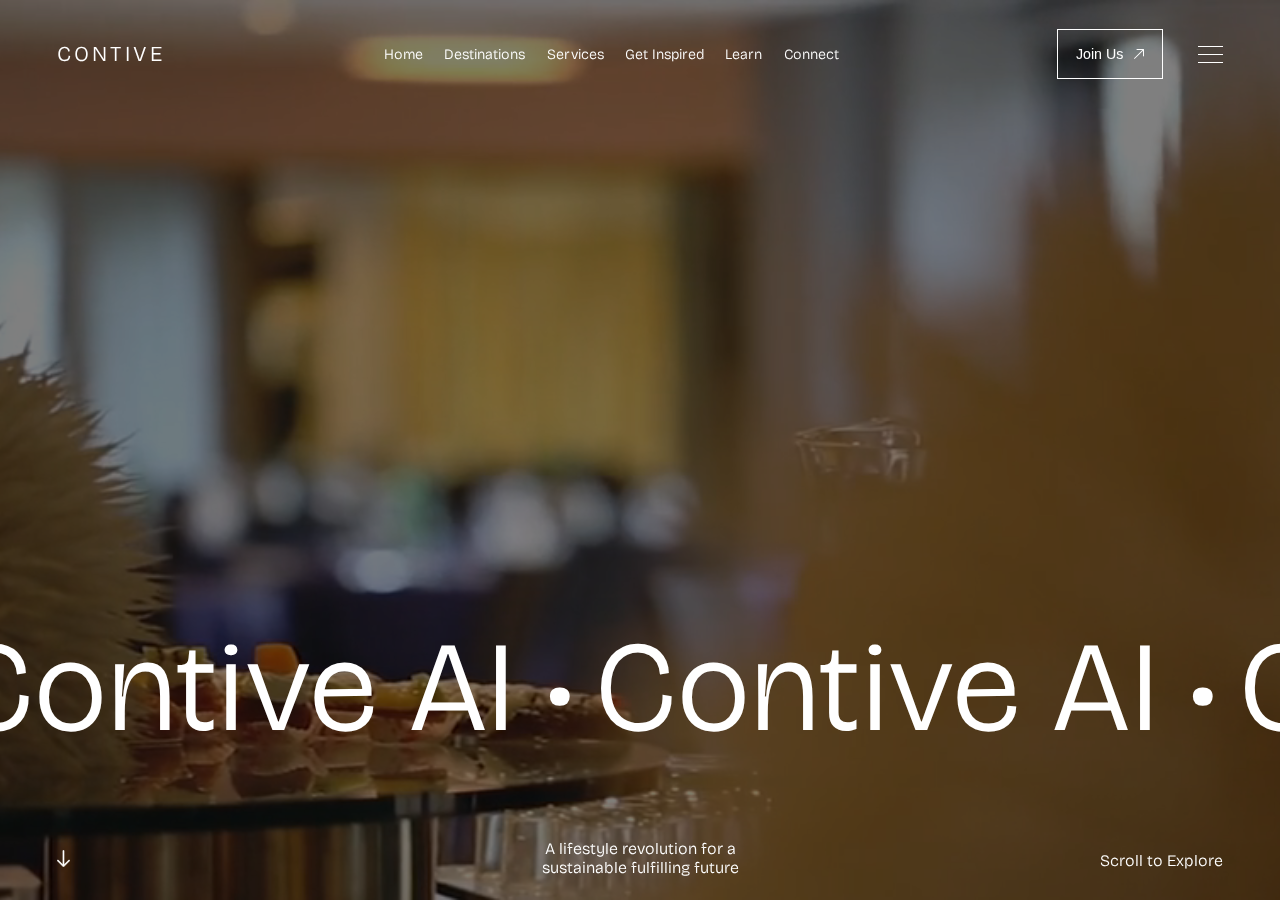
<file: index.html>
<!DOCTYPE html>
<html lang="en">
  <head>
    <meta charset="UTF-8" />
    <meta name="viewport" content="width=device-width, initial-scale=1.0" />
    <title>Hero Components</title>
    <link rel="stylesheet" href="style.css" />
    <script src="gsap.js"></script>
  </head>
  <body>
    <header class="main-header container">
      <nav class="main-nav">
        <a href="/" class="logo">Contive</a>
        <ul class="nav-list">
          <li class="nav-item"><a href="/" class="nav-link">Home</a></li>
          <li class="nav-item"><a href="/destinations.html" class="nav-link">Destinations</a></li>
          <li class="nav-item"><a href="/" class="nav-link">Services</a></li>
          <li class="nav-item"><a href="/" class="nav-link">Get Inspired</a></li>
          <li class="nav-item"><a href="/" class="nav-link">Learn</a></li>
          <li class="nav-item"><a href="/" class="nav-link">Connect</a></li>
        </ul>
        <div class="hamburger-wrapper">
          <button class="join-us-btn">
            Join Us
            <svg
              class="icon"
              width="10"
              height="10"
              viewBox="0 0 10 10"
              fill="none"
              xmlns="http://www.w3.org/2000/svg"
            >
              <path
                fill-rule="evenodd"
                clip-rule="evenodd"
                d="M9.99777 7.10952C9.99777 7.37403 9.77842 7.59338 9.51391 7.59338C9.2494 7.59338 9.03005 7.37403 9.03005 7.10952V1.65226L0.824169 9.85814C0.727397 9.95491 0.60482 10.0001 0.482243 10.0001C0.359664 10.0001 0.237087 9.95491 0.140315 9.85814C-0.0467777 9.67104 -0.0467777 9.36137 0.140315 9.17428L8.34687 0.967721H2.88825C2.62374 0.967721 2.40439 0.748371 2.40439 0.48386C2.40439 0.21935 2.62374 0 2.88825 0H9.51391C9.58874 0 9.65995 0.0175542 9.72361 0.048719C9.77174 0.0715417 9.81672 0.102708 9.85623 0.142219C9.90282 0.188807 9.93781 0.242996 9.96119 0.301C9.98474 0.357588 9.99777 0.419383 9.99777 0.48386V7.10952Z"
                fill="white"
              ></path>
            </svg>
          </button>
          <div class="hamburger">
            <span class="line"></span>
            <span class="line"></span>
            <span class="line"></span>
          </div>
        </div>
      </nav>
    </header>
    <main>
      <section class="c-hero">
        <div class="hero-bg-container">
          <video class="bg-video" autoplay muted loop playsinline>
            <source src="/assets/videos/hero-bg-video.mp4" type="video/mp4" />
            Your browser is not supported!
          </video>
        </div>
        <div class="hero-marquee">
          <ul class="js-hero-marquee">
            <li>Contive AI •</li>
            <li>Contive AI •</li>
            <li>Contive AI •</li>
            <li>Contive AI •</li>
            <li>Contive AI •</li>
            <li>Contive AI •</li>
        </ul>
        </div>
        <div class="hero-footer container">
          <div class="arrow-down">
            <svg
              width="13"
              height="17"
              viewBox="0 0 13 17"
              fill="none"
              xmlns="http://www.w3.org/2000/svg"
              class="line icon"
              style="
                translate: none;
                rotate: none;
                scale: none;
                transform: translate(0px, 0px);
              "
            >
              <path
                fill-rule="evenodd"
                clip-rule="evenodd"
                d="M0.452431 10.9351C0.228003 10.7107 0.228003 10.3384 0.452431 10.114C0.676859 9.88959 1.04908 9.88959 1.27351 10.114L5.90394 14.7444L5.90393 0.819627C5.90393 0.655411 5.96962 0.513092 6.07362 0.409088C6.17763 0.305085 6.31995 0.239399 6.48416 0.2394C6.80164 0.239399 7.06439 0.502145 7.06439 0.819629L7.06439 14.7454L11.6957 10.114C11.9202 9.88959 12.2924 9.88959 12.5168 10.114C12.7412 10.3384 12.7412 10.7107 12.5168 10.9351L6.89516 16.5567C6.83478 16.6171 6.7637 16.6613 6.68769 16.6892C6.62419 16.7134 6.55556 16.7266 6.48417 16.7266C6.40304 16.7266 6.32548 16.7095 6.25498 16.6786C6.18898 16.6507 6.12737 16.61 6.07408 16.5567L0.452431 10.9351Z"
                fill="white"
              ></path>
              <path
                d="M0.452431 10.9351L0.31101 11.0765L0.452431 10.9351ZM5.90394 14.7444L6.10394 14.7444L6.10394 15.2273L5.76252 14.8859L5.90394 14.7444ZM5.90393 0.819627L5.70393 0.819627L5.90393 0.819627ZM6.48416 0.2394L6.48416 0.439399L6.48416 0.439399L6.48416 0.2394ZM7.06439 0.819629L7.26439 0.819629L7.06439 0.819629ZM7.06439 14.7454L7.20581 14.8868L6.86439 15.2282L6.86439 14.7454L7.06439 14.7454ZM12.5168 10.9351L12.6582 11.0765L12.5168 10.9351ZM6.89516 16.5567L6.75374 16.4153L6.89516 16.5567ZM6.68769 16.6892L6.61643 16.5023L6.6188 16.5014L6.68769 16.6892ZM6.48417 16.7266L6.48417 16.9266L6.48417 16.9266L6.48417 16.7266ZM6.25498 16.6786L6.33306 16.4945L6.33513 16.4954L6.25498 16.6786ZM6.07408 16.5567L6.2155 16.4153L6.07408 16.5567ZM0.593852 10.2554C0.447529 10.4018 0.447529 10.6474 0.593852 10.7937L0.31101 11.0765C0.00847696 10.774 0.00847663 10.2751 0.31101 9.9726L0.593852 10.2554ZM1.13209 10.2554C0.985764 10.1091 0.740175 10.1091 0.593852 10.2554L0.31101 9.9726C0.613542 9.67007 1.1124 9.67007 1.41493 9.9726L1.13209 10.2554ZM5.76252 14.8859L1.13209 10.2554L1.41493 9.9726L6.04536 14.603L5.76252 14.8859ZM6.10393 0.819627L6.10394 14.7444L5.70394 14.7444L5.70393 0.819627L6.10393 0.819627ZM6.21505 0.550509C6.14653 0.619029 6.10393 0.711249 6.10393 0.819627L5.70393 0.819627C5.70393 0.599572 5.79272 0.407154 5.9322 0.267667L6.21505 0.550509ZM6.48416 0.439399C6.37579 0.439399 6.28357 0.481989 6.21505 0.550509L5.9322 0.267667C6.07169 0.128181 6.26411 0.0393989 6.48416 0.0393996L6.48416 0.439399ZM6.86439 0.819629C6.86439 0.612602 6.69119 0.439399 6.48416 0.439399L6.48416 0.0393996C6.9121 0.0393988 7.26439 0.391688 7.26439 0.819629L6.86439 0.819629ZM6.86439 14.7454L6.86439 0.819629L7.26439 0.819629L7.26439 14.7454L6.86439 14.7454ZM11.8371 10.2554L7.20581 14.8868L6.92297 14.6039L11.5543 9.9726L11.8371 10.2554ZM12.3754 10.2554C12.2291 10.1091 11.9835 10.1091 11.8371 10.2554L11.5543 9.9726C11.8568 9.67006 12.3557 9.67006 12.6582 9.9726L12.3754 10.2554ZM12.3754 10.7937C12.5217 10.6474 12.5217 10.4018 12.3754 10.2554L12.6582 9.9726C12.9608 10.2751 12.9608 10.774 12.6582 11.0765L12.3754 10.7937ZM6.75374 16.4153L12.3754 10.7937L12.6582 11.0765L7.03658 16.6982L6.75374 16.4153ZM6.6188 16.5014C6.6685 16.4832 6.71458 16.4545 6.75374 16.4153L7.03658 16.6982C6.95498 16.7798 6.85891 16.8394 6.75657 16.8769L6.6188 16.5014ZM6.48417 16.5266C6.53058 16.5266 6.57509 16.518 6.61643 16.5023L6.75894 16.876C6.67329 16.9087 6.58055 16.9266 6.48417 16.9266L6.48417 16.5266ZM6.33513 16.4954C6.38115 16.5155 6.43147 16.5266 6.48417 16.5266L6.48417 16.9266C6.37461 16.9266 6.26982 16.9034 6.17482 16.8619L6.33513 16.4954ZM6.2155 16.4153C6.25009 16.4499 6.29003 16.4763 6.33305 16.4945L6.1769 16.8628C6.08794 16.8251 6.00465 16.7702 5.93266 16.6982L6.2155 16.4153ZM0.593852 10.7937L6.2155 16.4153L5.93266 16.6982L0.31101 11.0765L0.593852 10.7937Z"
                fill="white"
              ></path>
            </svg>
          </div>
          <div class="hero-footer-center-text">
            <div>A lifestyle revolution for a</div>
            <div>sustainable fulfilling future</div>
          </div>
          <div class="hero-footer-right-text">Scroll to Explore</div>
        </div>
      </section>
    </main>
    <script src="hero1.js"></script>
  </body>
</html>
</file>
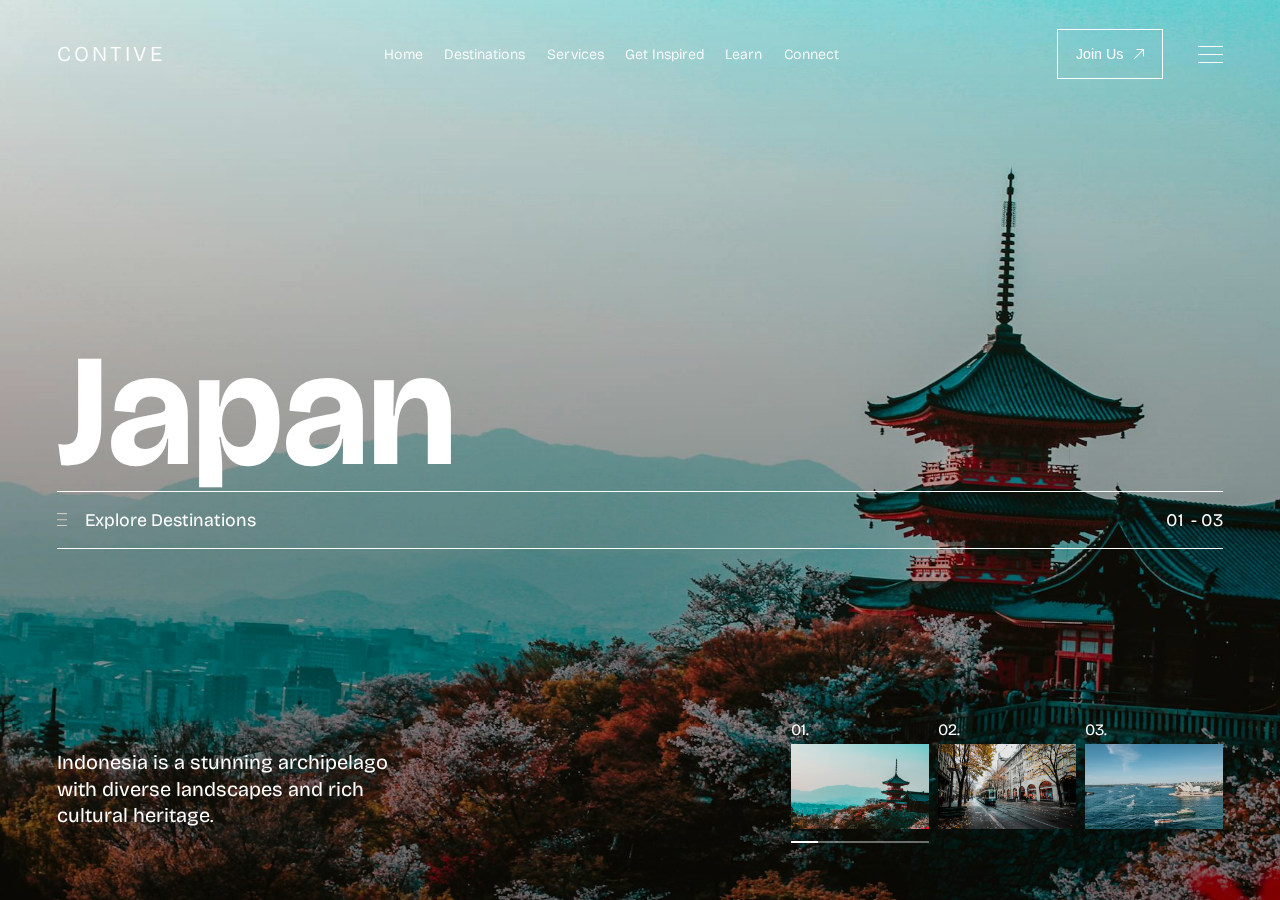
<file: destinations.html>
<!DOCTYPE html>
<html lang="en">
  <head>
    <meta charset="UTF-8" />
    <meta name="viewport" content="width=device-width, initial-scale=1.0" />
    <title>Hero Components</title>
    <link rel="stylesheet" href="style.css" />
    <script src="gsap.js"></script>
  </head>
  <body>
    <header class="main-header container">
      <nav class="main-nav">
        <a href="/" class="logo">Contive</a>
        <ul class="nav-list">
          <li class="nav-item"><a href="/" class="nav-link">Home</a></li>
          <li class="nav-item">
            <a href="/destinations.html" class="nav-link">Destinations</a>
          </li>
          <li class="nav-item"><a href="/" class="nav-link">Services</a></li>
          <li class="nav-item">
            <a href="/" class="nav-link">Get Inspired</a>
          </li>
          <li class="nav-item"><a href="/" class="nav-link">Learn</a></li>
          <li class="nav-item"><a href="/" class="nav-link">Connect</a></li>
        </ul>
        <div class="hamburger-wrapper">
          <button class="join-us-btn">
            Join Us
            <svg
              class="icon"
              width="10"
              height="10"
              viewBox="0 0 10 10"
              fill="none"
              xmlns="http://www.w3.org/2000/svg"
            >
              <path
                fill-rule="evenodd"
                clip-rule="evenodd"
                d="M9.99777 7.10952C9.99777 7.37403 9.77842 7.59338 9.51391 7.59338C9.2494 7.59338 9.03005 7.37403 9.03005 7.10952V1.65226L0.824169 9.85814C0.727397 9.95491 0.60482 10.0001 0.482243 10.0001C0.359664 10.0001 0.237087 9.95491 0.140315 9.85814C-0.0467777 9.67104 -0.0467777 9.36137 0.140315 9.17428L8.34687 0.967721H2.88825C2.62374 0.967721 2.40439 0.748371 2.40439 0.48386C2.40439 0.21935 2.62374 0 2.88825 0H9.51391C9.58874 0 9.65995 0.0175542 9.72361 0.048719C9.77174 0.0715417 9.81672 0.102708 9.85623 0.142219C9.90282 0.188807 9.93781 0.242996 9.96119 0.301C9.98474 0.357588 9.99777 0.419383 9.99777 0.48386V7.10952Z"
                fill="white"
              ></path>
            </svg>
          </button>
          <div class="hamburger">
            <span class="line"></span>
            <span class="line"></span>
            <span class="line"></span>
          </div>
        </div>
      </nav>
    </header>
    <main>
      <section class="c-hero2">
        <div class="hero-bg-container">
          <div class="img img-1 active">
            <img
            class="hero-bg-image"
            src="./assets/images/destinations/japan.jpg"
            alt="Japan"
          />
          </div>
          <div class="img img-2">
            <img
            class="hero-bg-image"
            src="./assets/images/destinations/switzerland.jpg"
            alt="Switzerland"
          />
          </div>
          <div class="img img-3">
            <img
            class="hero-bg-image"
            src="./assets/images/destinations/australia.jpg"
            alt="Australia"
          />
          </div>
        </div>
        <div class="content">
          <div class="title-wrapper">
            <span>
              <h1 class="title title-0 active">
                <div class="masking-text">
                  <div class="line">Japan</div>
                </div>
              </h1>
            </span>
            <span>
              <h1 class="title title-1">
                <div class="masking-text">
                  <div class="line">Switzerland</div>
                </div>
              </h1>
            </span>
            <span>
              <h1 class="title title-2">
                <div class="masking-text">
                  <div class="line">Australia</div>
                </div>
              </h1>
            </span>
          </div>
          <div class="border"></div>
          <div class="center">
            <div class="text-label">
              <div class="icon">
                <svg
                  width="13"
                  height="16"
                  viewBox="0 0 13 16"
                  fill="none"
                  xmlns="http://www.w3.org/2000/svg"
                  class="burger"
                >
                  <path
                    fill-rule="evenodd"
                    clip-rule="evenodd"
                    d="M8.94753e-05 1.20954V0H12.0661V1.46243L8.94753e-05 1.20954ZM8.94753e-05 14.7904V16H12.0661V14.5375L8.94753e-05 14.7904ZM0 8.73043V7.52255L5.19475 7.52089H5.90313H6.87124L12.066 7.52255V8.73043H0Z"
                    fill="#D1CCBF"
                  ></path>
                </svg>
              </div>
              <div class="text">Explore Destinations</div>
            </div>
            <div class="number">
              <div class="line-move current">
                <span class="placeholder">01 &nbsp;</span>
                <div class="current_wrapper">
                  <span class="current_inner">
                    <span>01</span>
                    <span>02</span>
                    <span>03</span>
                  </span>
                </div>
              </div>
              <div class="line-move inactive"> - <span class="total">03</span>
              </div>
            </div>
          </div>
          <div class="border"></div>

          <div class="footer">
            <div class="desc-wrapper">
              <span class="active">
                <p class="desc-0 desc">
                  <div class="masking-text">
                    <div class="line">Indonesia is a stunning archipelago </div>
                  </div>
                  <div class="masking-text">
                    <div class="line">with diverse landscapes and rich </div>
                  </div>
                  <div class="masking-text">
                    <div class="line">cultural heritage. </div>
                  </div>
                </p>
              </span>
              <span>
                <p class="desc-1 desc">
                  <div class="masking-text">
                    <div class="line">The Americas is a region marked by </div>
                  </div>
                  <div class="masking-text">
                    <div class="line">an astounding variety of landscapes </div>
                  </div>
                  <div class="masking-text">
                    <div class="line">and cultural experiences.</div>
                  </div>
                </p>
              </span>
              <span>
                <p class="desc-2 desc">
                  <div class="masking-text">
                    <div class="line">Australia stands out as an ideal </div>
                  </div>
                  <div class="masking-text">
                    <div class="line">destination for transformative </div>
                  </div>
                  <div class="masking-text">
                    <div class="line">experiences and relaxation.</div>
                  </div>
                </p>
              </span>
              </div>
          </div>
          <div class="preview">
            <div class="preview_item js-preview_item active">
              <p class="preview_number">01.</p>
              <div class="preview_img">
                <div class="preview_img-wrapper">
                  <img
                  src="./assets/images/destinations/japan.jpg"
                  alt="Japan"
                />
                </div>
              </div>
            </div>
            <div class="preview_item js-preview_item">
              <p class="preview_number">02.</p>
              <div class="preview_img">
                <div class="preview_img-wrapper">
                  <img
                  src="./assets/images/destinations/switzerland.jpg"
                  alt="Japan"
                />
                </div>
              </div>
            </div>
            <div class="preview_item js-preview_item">
              <p class="preview_number">03.</p>
              <div class="preview_img">
                <div class="preview_img-wrapper">
                  <img
                  src="./assets/images/destinations/australia.jpg"
                  alt="Japan"
                />
                </div>
              </div>
            </div>

            <div class="preview_loading">
              <div class="preview_bar">
                <div class="preview_fill"></div>
              </div>
            </div>
          </div>
        </div>
      </section>
    </main>
    <script src="SplitText.js"></script>
    <script src="hero2.js"></script>
  </body>
</html>
</file>
<file: style.css>
@import url("https://fonts.googleapis.com/css2?family=Bricolage+Grotesque:opsz,wght@12..96,200..800&display=swap");

*,
*::before,
*::after {
  box-sizing: border-box;
  margin: 0;
  padding: 0;
}

ul,
ol {
  list-style: none;
}

a {
  text-decoration: none;
  color: inherit;
}

html {
  font-family: "Bricolage Grotesque", sans-serif;
  font-size: 0.8333333333333333vw; /* 16px on 1920px width */
  color: white;

  @media (max-width: 991.99px) {
    font-size: 1.814516129032258vw; /* 18px on 992px width */
  }

  @media (max-width: 767.99px) {
    font-size: 2.604166666666667vw; /* 20px on 992px width */
  }
}

.container {
  margin: 0 auto;
  padding: clamp(2rem, 2.2916vw, 4rem) clamp(3rem, 4.444vw, 6rem);

  @media (max-width: 767.99px) {
    padding: 10.666vw 5.333vw;
  }
}

.main-header {
  background-color: transparent;
  /* color: #ffffff; */
  position: absolute;
  width: 100%;
  top: 0;
  left: 0;
  z-index: 10;
}

.main-nav {
  display: flex;
  justify-content: space-between;
  align-items: center;
  font-size: clamp(0.75rem, 1.111vw, 2rem);

  .logo {
    font-size: clamp(1rem, 3.333vw, 2rem);
    font-weight: 300;
    letter-spacing: 0.3rem;
    text-transform: uppercase;
    cursor: pointer;

    @media (max-width: 767.99px) {
      font-size: clamp(1.25rem, 5.333vw, 2.5rem);
    }
  }

  .nav-list {
    display: flex;
    align-items: center;
    gap: 2rem;

    @media (max-width: 767.99px) {
      display: none;
    }

    li {
      a {
        position: relative;
        font-weight: 300;
        &::before {
          background-color: white;
          bottom: 0;
          content: "";
          height: 1px;
          left: 0;
          pointer-events: none;
          position: absolute;
          transform: scaleX(0);
          transform-origin: right;
          transition: transform 0.8s cubic-bezier(0.24, 0.43, 0.15, 0.97);
          width: 100%;
          will-change: transform;
        }

        &:hover::before {
          transform: scaleX(1);
          transform-origin: left;
        }
      }
    }
  }

  .hamburger-wrapper {
    display: flex;
    align-items: center;
    gap: 2.777vw;
    .join-us-btn {
      font-size: clamp(0.75rem, 1.111vw, 2rem);
      padding: 1.25vw 1.388vw;
      display: flex;
      align-items: center;
      gap: 1rem;
      background-color: transparent;
      border: 1px solid white;
      color: white;
      cursor: pointer;

      background-position: 100%;
      -webkit-transition: all 0.3s ease-in-out;
      transition: all 0.3s ease-in-out;
      background-image: -webkit-linear-gradient(
        30deg,
        #ffffff 50%,
        transparent 50%
      );
      background-image: linear-gradient(30deg, #ffffff 50%, transparent 50%);
      background-size: 500px;
      background-repeat: no-repeat;
      will-change: background-position;

      svg {
        path {
          transition: fill 0.3s ease-in-out;
        }
      }

      &:hover {
        color: black;
        background-position: 0%;

        svg {
          path {
            fill: black;
          }
        }
      }

      @media (max-width: 767.99px) {
        display: none;
      }
    }

    .hamburger {
      width: 1.944vw;
      height: 100%;
      display: flex;
      flex-direction: column;
      gap: 0.555vw;
      cursor: pointer;
      overflow: hidden;

      @media (max-width: 767.99px) {
        width: 7.466vw;
        gap: 2.1333vw;
      }

      .line {
        width: 100%;
        height: 1px;
        background-color: white;
        transition: all 0.6s;
        will-change: transform;

        &:before {
          content: "";
          position: absolute;
          top: 0;
          left: -170%;
          width: 100%;
          height: 1px;
          background-color: white;
          transition: all 0.3s ease-in-out;
          will-change: transform;
        }

        &:nth-child(2) {
          transition-delay: 0.1s;
        }
        &:nth-child(3) {
          transition-delay: 0.2s;
        }
      }

      &:hover {
        .line {
          transform: translateX(170%);
        }
      }
    }
  }
}

.c-hero {
  overflow: hidden;
  position: relative;
  .hero-bg-container {
    position: relative;
    height: 100vh;

    &::before {
      content: "";
      position: absolute;
      top: 0;
      left: 0;
      right: 0;
      bottom: 0;
      background-color: rgba(0, 0, 0, 0.5);
      z-index: 1;
    }

    .bg-video {
      position: absolute;
      top: 0;
      left: 0;
      width: 100%;
      height: 100%;
      object-fit: cover;
    }
  }

  .hero-marquee {
    position: absolute;
    left: 0%;
    bottom: 15%;
    z-index: 2;
    color: white;
    overflow: hidden;

    ul {
      display: flex;
      gap: 2rem;
      font-size: clamp(5rem, 10vw, 14rem);
      font-weight: 300;
      text-transform: capitalize;
      letter-spacing: 0.3rem;
      overflow: hidden;

      li {
        position: relative;
        white-space: nowrap;
        overflow: hidden;
      }
    }
  }

  .hero-footer {
    position: absolute;
    width: 100%;
    bottom: 0;
    left: 0;
    z-index: 2;
    display: flex;
    align-items: center;
    justify-content: space-between;
    font-size: clamp(1.25rem, 1.25vw, 2rem);
    font-weight: 300;

    .arrow-down {
      @media screen and (max-width: 767.99px) {
        display: none;
      }
    }

    .hero-footer-center-text {
      text-align: center;
      display: flex;
      flex-direction: column;
      position: absolute;
      left: 50%;
      transform: translateX(-50%);

      @media (max-width: 767.99px) {
        font-size: clamp(1.25rem, 1.5vw, 2rem);
      }

      div {
        margin-top: -0.15em;
        padding-bottom: 0.15em;
      }
    }

    .hero-footer-right-text {
      @media (max-width: 767.99px) {
        display: none;
      }
    }
  }
}

.c-hero2 {
  overflow: hidden;
  position: relative;
  height: 100svh;

  .hero-bg-container {
    position: absolute;
    height: 100vh;
    inset: 0;

    &::before {
      content: "";
      background-image: linear-gradient(0deg, #000, transparent);
      height: 100%;
      top: 0;
      right: 0;
      bottom: 0;
      left: 0;
      opacity: 0.5;
      position: absolute;
      transition: opacity 0.8s cubic-bezier(0.24, 0.43, 0.15, 0.97);
      width: 100%;
      z-index: 2;
    }

    .img {
      position: absolute;
      width: 100%;
      height: 100%;
      z-index: 0;

      &.active {
        z-index: 1;
      }
      .hero-bg-image {
        position: absolute;
        top: 0;
        left: 0;
        width: 100%;
        height: 100%;
        object-fit: cover;
      }
    }
  }

  .content {
    height: 100%;
    padding: calc(28500svh / 812) calc(64 / 1440 * 100vw) calc(8000svh / 812);
    position: relative;
    z-index: 3;
    /* cursor: pointer; */

    .masking-text {
      overflow: hidden;
    }

    .title-wrapper {
      height: calc(11000svh / 812);
      margin-bottom: calc(4800svh / 812);
      position: relative;
      width: 100%;

      .title {
        backface-visibility: hidden;
        font-size: calc(14400svh / 812);
        width: 100%;
        position: absolute;
        top: 0;
        left: 0;
        z-index: 0;
        opacity: 0;

        &.active {
          opacity: 1;
          z-index: 1;
        }
      }
    }

    .border {
      background-color: #fff;
      height: 1px;
      width: 100%;
    }

    .center {
      gap: 1.666vw;
      display: flex;
      align-items: center;
      justify-content: space-between;
      font-size: clamp(1rem, 1.385vw, 2rem);
      line-height: normal;
      padding: 1.385vw 0;
      position: relative;

      .text-label {
        display: flex;
        gap: 1.385vw;

        .icon {
          width: 0.8333vw;
          height: 100%;

          svg {
            width: 100%;
            height: auto;
          }
        }
      }

      .number {
        display: flex;
        overflow-y: clip;
        position: relative;
        overflow: hidden;

        .current {
          height: max-content;
          top: 0;
          right: 0;
          bottom: 0;
          left: 0;
          overflow: hidden;
          position: relative;
        }

        .placeholder {
          opacity: 0;
        }

        .current_wrapper {
          top: 0;
          right: 0;
          bottom: 0;
          left: 0;
          position: absolute;
          will-change: transform;

          .current_inner {
            display: flex;
            flex-direction: column;
            top: 0;
            right: 0;
            bottom: 0;
            left: 0;
            position: absolute;
            will-change: transform;
          }
        }
      }
    }

    .footer {
      bottom: 5.541vw;
      left: 0;
      padding: 0 4.444vw;
      position: absolute;
      width: 100%;
      font-size: clamp(1rem, 1.25vw, 2rem);

      .desc-wrapper {
        font-size: calc(1800svh / 812);
        height: calc(7200svh / 812);
        line-height: 1.3333333333;
        max-width: calc(31000svh / 812);
        overflow: hidden;
        position: relative;
        width: 100%;

        span {
          position: absolute;
          top: 0;
          left: 0;
          right: 0;
          bottom: 0;
          opacity: 0;
          z-index: 0;
          &.active {
            opacity: 1;
            z-index: 1;
          }
          .desc {
            backface-visibility: hidden;
            top: 0;
            right: 0;
            bottom: 0;
            left: 0;
            position: absolute;
            opacity: 0;
            z-index: 0;

            &.active {
              opacity: 1;
              z-index: 1;
            }
          }
        }
      }
    }

    .preview {
      align-items: center;
      bottom: 5.541vw;
      display: flex;
      gap: 0.692vw;
      position: absolute;
      right: 4.4335vw;

      .preview_item {
        display: flex;
        flex-direction: column;
        gap: 0.4156vw;
        width: 100%;
        cursor: pointer;

        .preview_number {
          font-size: clamp(1rem, 1.2469vw, 2rem);
        }

        .preview_img {
          width: 10.806vw;
          height: 6.649vw;

          .preview_img-wrapper {
            width: 100%;
            height: 100%;

            img {
              width: 100%;
              height: 100%;
              object-fit: cover;
            }
          }
        }
      }

      .preview_loading {
        bottom: calc(1.1083vw * -1);
        left: 0;
        position: absolute;
        width: 100%;

        .preview_bar {
          background-color: #fff6;
          height: 2px;
          position: relative;
          width: 10.806vw;
          transform-origin: left;

          .preview_fill {
            background-color: #ffffff;
            height: 100%;
            position: absolute;
            inset: 0;
            width: 100%;
            transform: scaleX(0);
            transform-origin: left;
          }
        }
      }
    }
  }
}
</file>
